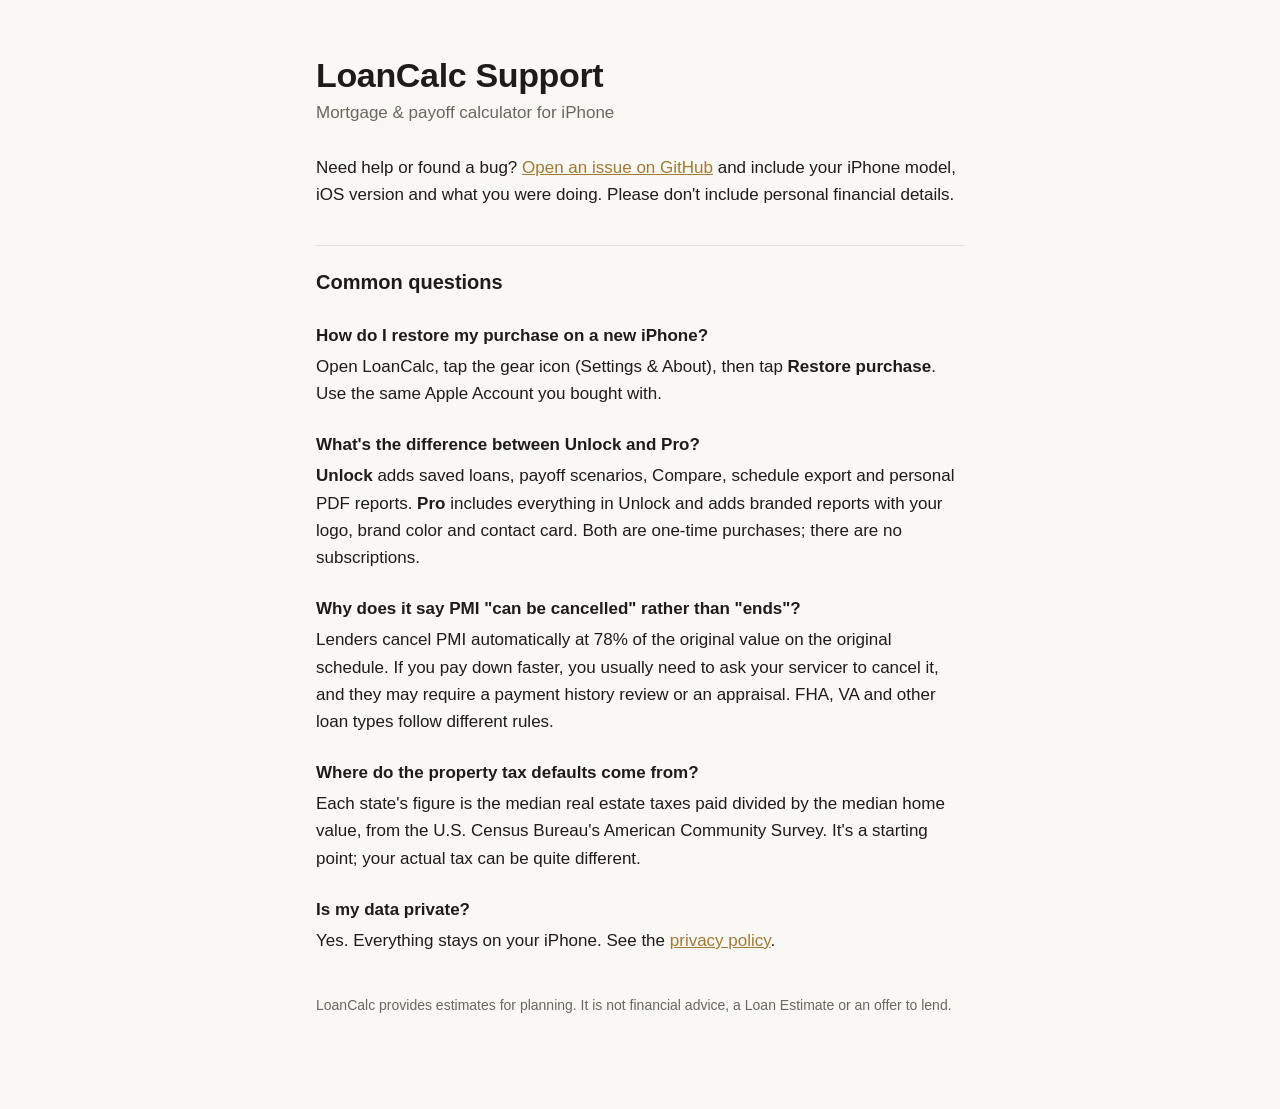
<file: index.html>
<!doctype html>
<html lang="en">
<head>
<meta charset="utf-8">
<meta name="viewport" content="width=device-width, initial-scale=1">
<title>LoanCalc Support</title>
<link rel="stylesheet" href="style.css">
</head>
<body>
<main>
  <h1>LoanCalc Support</h1>
  <p class="meta">Mortgage &amp; payoff calculator for iPhone</p>

  <p>Need help or found a bug? <a href="https://github.com/damanijb/loancalc-support/issues/new">Open an issue on GitHub</a> and include your iPhone model, iOS version and what you were doing. Please don't include personal financial details.</p>

  <h2>Common questions</h2>

  <h3>How do I restore my purchase on a new iPhone?</h3>
  <p>Open LoanCalc, tap the gear icon (Settings &amp; About), then tap <strong>Restore purchase</strong>. Use the same Apple Account you bought with.</p>

  <h3>What's the difference between Unlock and Pro?</h3>
  <p><strong>Unlock</strong> adds saved loans, payoff scenarios, Compare, schedule export and personal PDF reports. <strong>Pro</strong> includes everything in Unlock and adds branded reports with your logo, brand color and contact card. Both are one-time purchases; there are no subscriptions.</p>

  <h3>Why does it say PMI "can be cancelled" rather than "ends"?</h3>
  <p>Lenders cancel PMI automatically at 78% of the original value on the original schedule. If you pay down faster, you usually need to ask your servicer to cancel it, and they may require a payment history review or an appraisal. FHA, VA and other loan types follow different rules.</p>

  <h3>Where do the property tax defaults come from?</h3>
  <p>Each state's figure is the median real estate taxes paid divided by the median home value, from the U.S. Census Bureau's American Community Survey. It's a starting point; your actual tax can be quite different.</p>

  <h3>Is my data private?</h3>
  <p>Yes. Everything stays on your iPhone. See the <a href="privacy.html">privacy policy</a>.</p>

  <p class="fine">LoanCalc provides estimates for planning. It is not financial advice, a Loan Estimate or an offer to lend.</p>
</main>
</body>
</html>
</file>
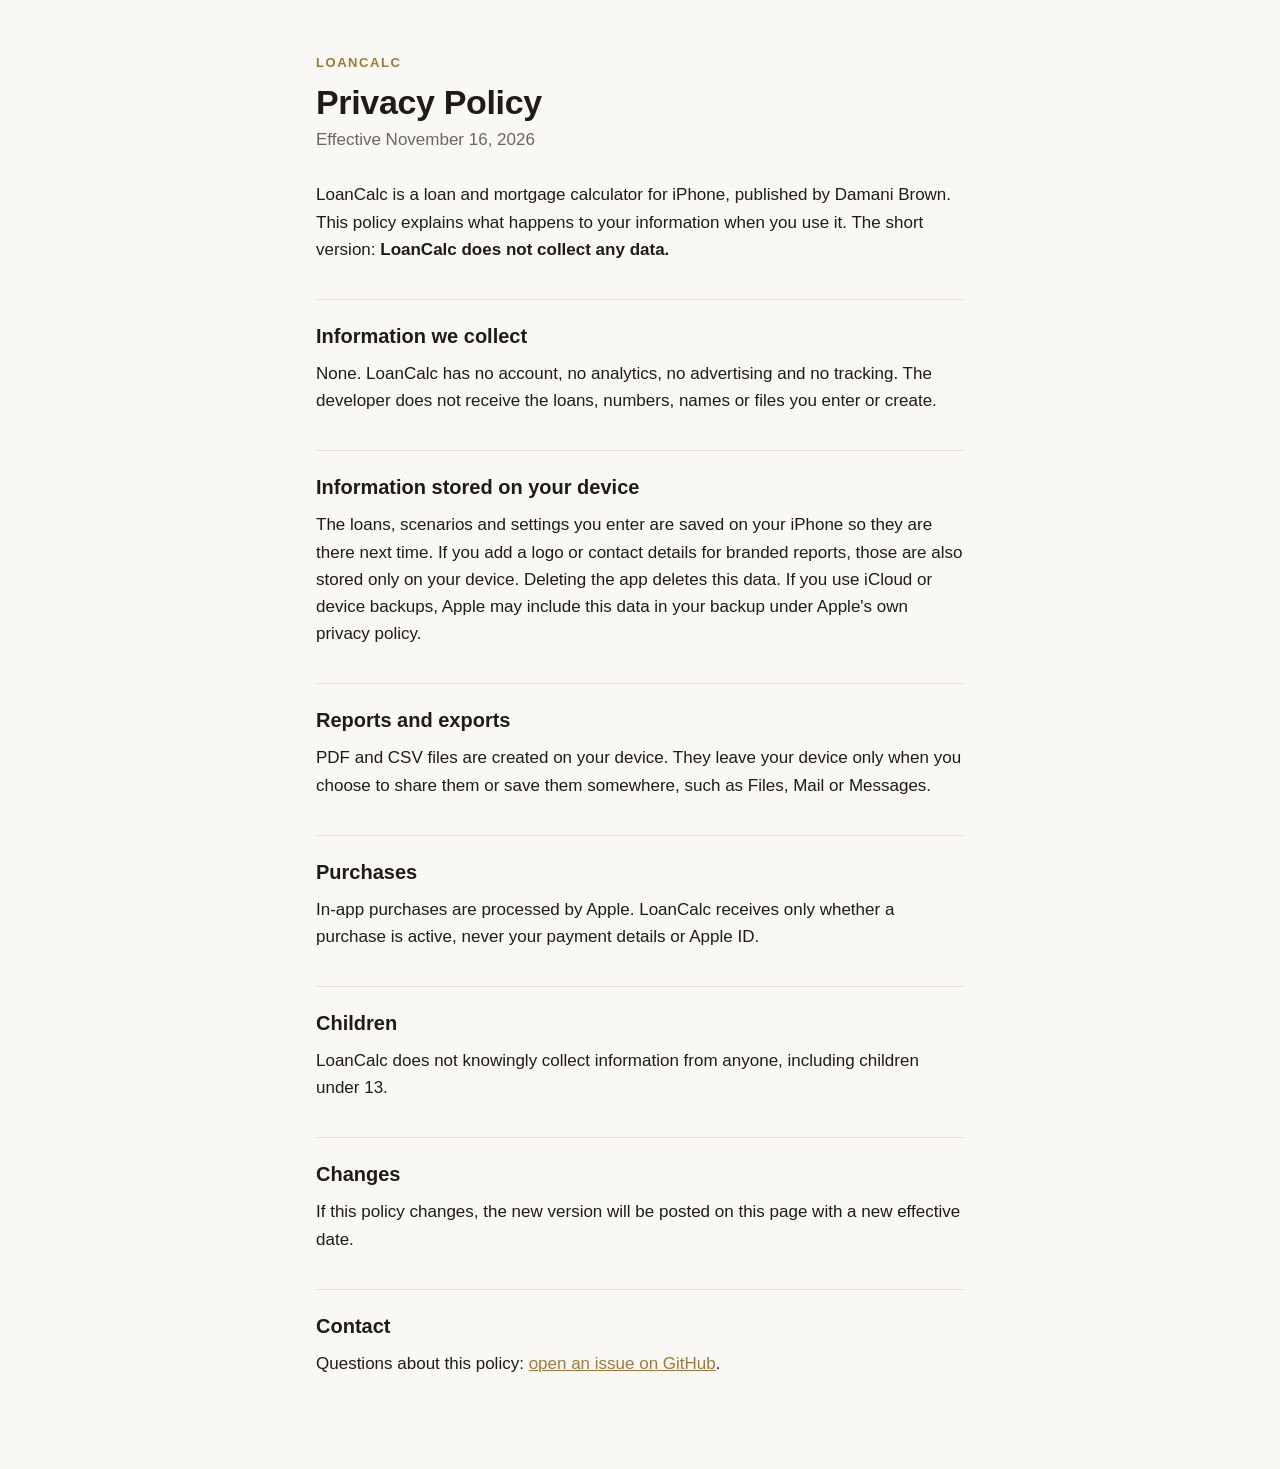
<file: privacy.html>
<!doctype html>
<html lang="en">
<head>
<meta charset="utf-8">
<meta name="viewport" content="width=device-width, initial-scale=1">
<title>LoanCalc Privacy Policy</title>
<link rel="stylesheet" href="style.css">
</head>
<body>
<main>
  <a class="home" href="./">LoanCalc</a>
  <h1>Privacy Policy</h1>
  <p class="meta">Effective November 16, 2026</p>

  <p>LoanCalc is a loan and mortgage calculator for iPhone, published by Damani Brown. This policy explains what happens to your information when you use it. The short version: <strong>LoanCalc does not collect any data.</strong></p>

  <h2>Information we collect</h2>
  <p>None. LoanCalc has no account, no analytics, no advertising and no tracking. The developer does not receive the loans, numbers, names or files you enter or create.</p>

  <h2>Information stored on your device</h2>
  <p>The loans, scenarios and settings you enter are saved on your iPhone so they are there next time. If you add a logo or contact details for branded reports, those are also stored only on your device. Deleting the app deletes this data. If you use iCloud or device backups, Apple may include this data in your backup under Apple's own privacy policy.</p>

  <h2>Reports and exports</h2>
  <p>PDF and CSV files are created on your device. They leave your device only when you choose to share them or save them somewhere, such as Files, Mail or Messages.</p>

  <h2>Purchases</h2>
  <p>In-app purchases are processed by Apple. LoanCalc receives only whether a purchase is active, never your payment details or Apple ID.</p>

  <h2>Children</h2>
  <p>LoanCalc does not knowingly collect information from anyone, including children under 13.</p>

  <h2>Changes</h2>
  <p>If this policy changes, the new version will be posted on this page with a new effective date.</p>

  <h2>Contact</h2>
  <p>Questions about this policy: <a href="https://github.com/damanijb/loancalc-support/issues">open an issue on GitHub</a>.</p>
</main>
</body>
</html>
</file>
<file: style.css>
:root { --bg: #faf8f4; --ink: #1f1c18; --muted: #6d665e; --gold: #a07a35; --line: #e6e0d6; }
@media (prefers-color-scheme: dark) {
  :root { --bg: #171512; --ink: #f2ede4; --muted: #a59d92; --gold: #d4ab5f; --line: #2f2a24; }
}
* { box-sizing: border-box; }
body { margin: 0; background: var(--bg); color: var(--ink);
       font: 17px/1.6 -apple-system, BlinkMacSystemFont, "Segoe UI", Helvetica, Arial, sans-serif; }
main { max-width: 680px; margin: 0 auto; padding: 48px 16px 80px; }
h1 { font-size: 34px; line-height: 1.15; margin: 8px 0 4px; letter-spacing: -.01em; }
h2 { font-size: 20px; margin: 36px 0 8px; padding-top: 20px; border-top: 1px solid var(--line); }
h3 { font-size: 17px; margin: 24px 0 4px; }
p { margin: 0 0 12px; }
a { color: var(--gold); }
.home { font-weight: 700; text-decoration: none; text-transform: uppercase; letter-spacing: .12em; font-size: 13px; }
.meta { color: var(--muted); margin-bottom: 28px; }
.fine { color: var(--muted); font-size: 14px; margin-top: 40px; }
</file>
